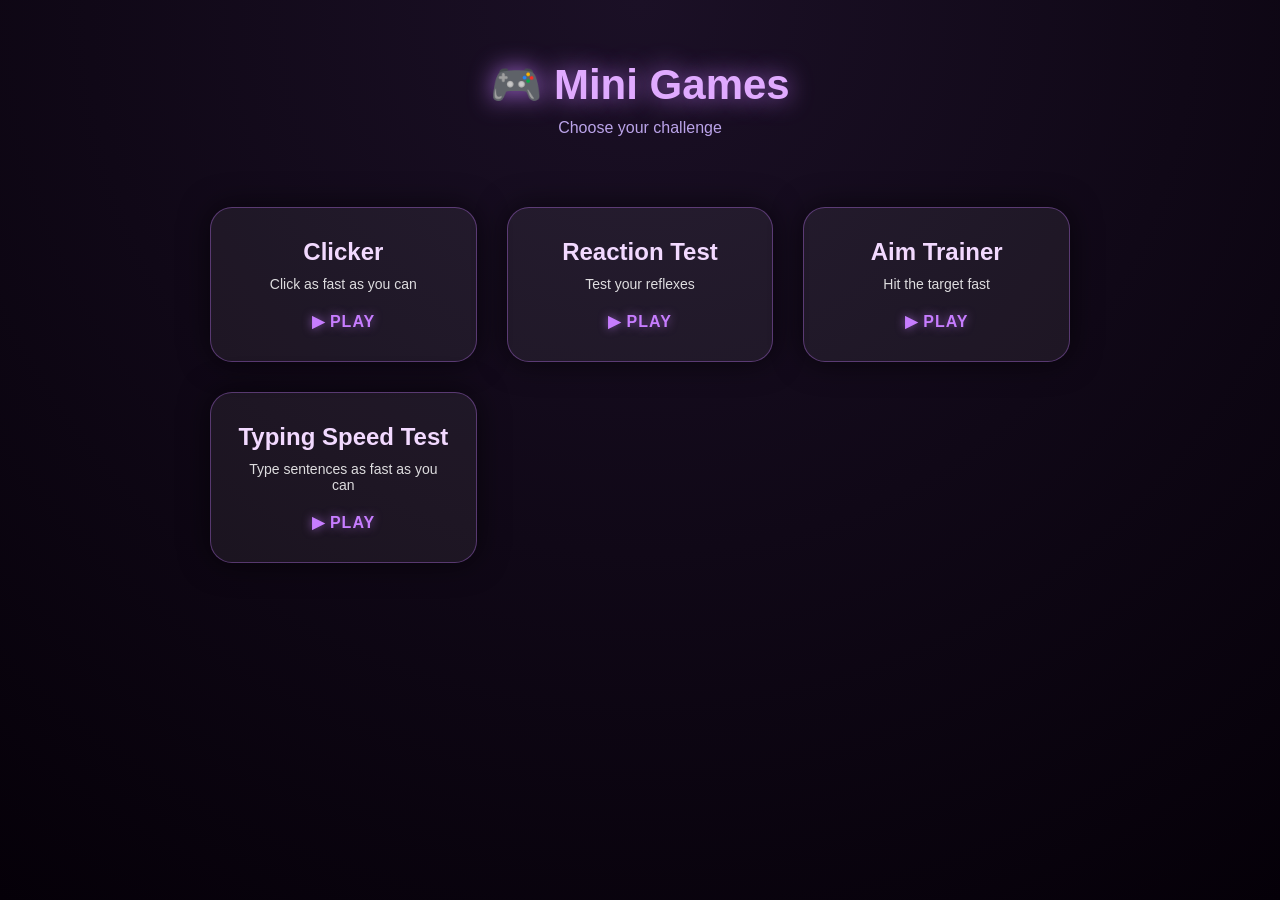
<file: index.html>
<!DOCTYPE html>
<html lang="en">
<head>
  <meta charset="UTF-8">
  <title>Mini Games</title>
  <link rel="stylesheet" href="style.css">
</head>
<body>

<header>
  <h1>🎮 Mini Games</h1>
  <p>Choose your challenge</p>
</header>

<main>
  <div class="grid">

    <div class="card" onclick="openGame('games/clicker/clicker.html')">
      <h2>Clicker</h2>
      <p>Click as fast as you can</p>
      <span class="play">▶ PLAY</span>
    </div>

    <div class="card" onclick="openGame('games/reaction/reaction.html')">
      <h2>Reaction Test</h2>
      <p>Test your reflexes</p>
      <span class="play">▶ PLAY</span>
    </div>

    <div class="card" onclick="openGame('games/aim/aim.html')">
      <h2>Aim Trainer</h2>
      <p>Hit the target fast</p>
      <span class="play">▶ PLAY</span>
    </div>

    <div class="card" onclick="openGame('games/WordWrite/WordWrite.html')">
      <h2>Typing Speed Test</h2>
      <p>Type sentences as fast as you can</p>
      <span class="play">▶ PLAY</span>
    </div>

  </div>
</main>

<script>
  function openGame(path) {
    window.location.href = path;
  }
</script>

</body>
</html>
</file>
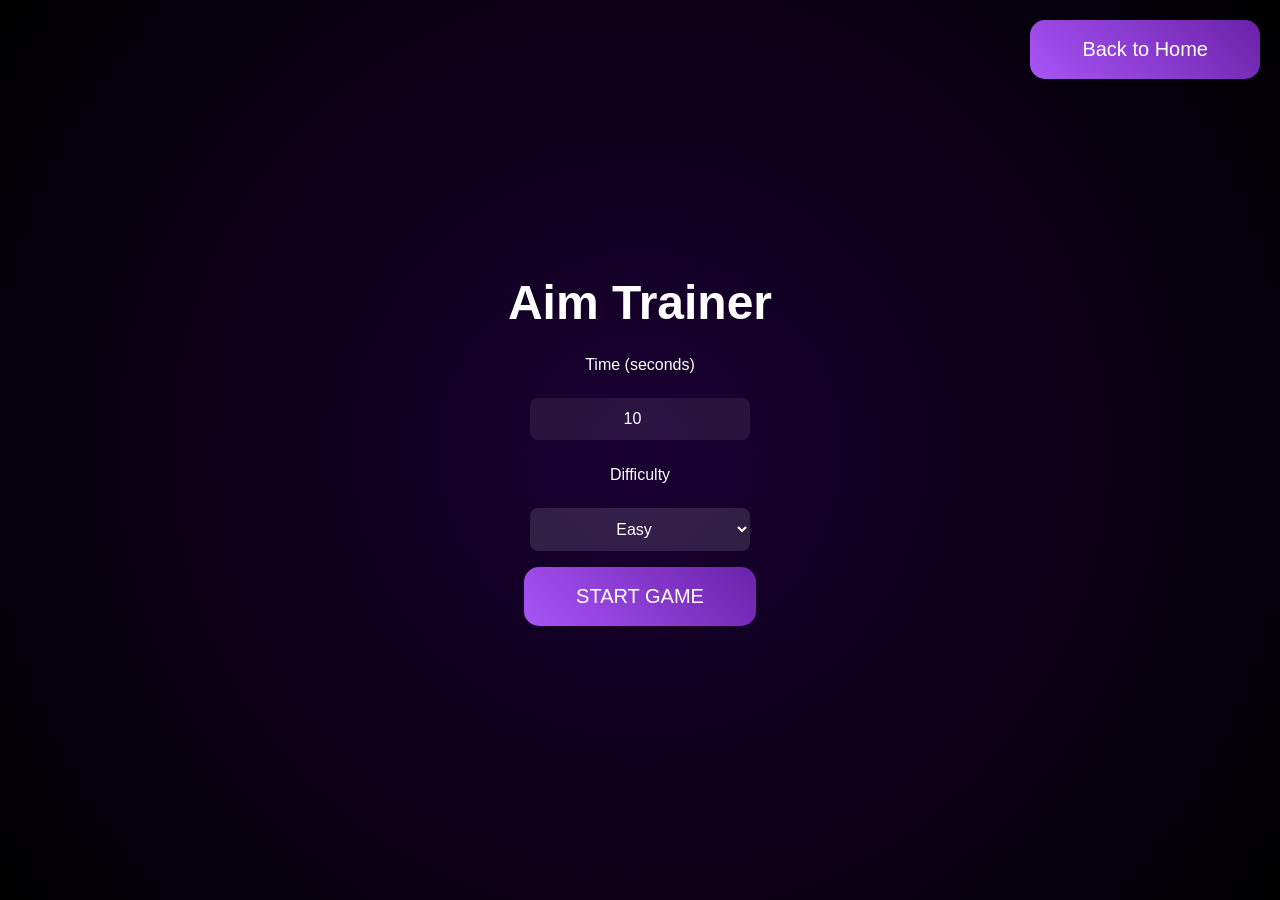
<file: games/aim/aim.html>
<!DOCTYPE html>
<html lang="en">
<head>
<meta charset="UTF-8">
<meta name="viewport" content="width=device-width, initial-scale=1.0">
<title>Aim Trainer</title>
<link rel="stylesheet" href="./aim.css" type="text/css">
</head>
<body>

<div id="topBar">
  <button onclick="backToHome()">Back to Home</button>
</div>

<div id="stats" style="display:none;">
  <div>Score: <span id="score">0</span></div>
  <div>Missed: <span id="missed">0</span></div>
  <div>Accuracy: <span id="accuracy">0%</span></div>
  <div>Time: <span id="time">0</span></div>
</div>

<div id="gameOverModal" class="modal" style="display:none;">
  <div class="modal-content">
    <h2>Game Over</h2>
    <div class="modal-stats">
      <div>Score: <span id="gameOverScore">0</span></div>
      <div>Missed: <span id="gameOverMissed">0</span></div>
      <div>Accuracy: <span id="gameOverAccuracy">0%</span></div>
    </div>
    <button id="okBtn" onclick="closeGameOver()">OK</button>
  </div>
</div>

<div id="container">
  <h1 id="title">Aim Trainer</h1>
  <label id="label">Time (seconds)</label>
  <input type="number" id="timeInput" value="10" min="5" max="120" />
  <label id="label2">Difficulty</label>
  <select id="difficulty">
    <option value="easy">Easy</option>
    <option value="medium">Medium</option>
    <option value="extreme">Extreme</option>
  </select>
  <button id="mainBtn" onclick="startGame()">START GAME</button>
</div>

<div id="arena" style="display:none;">
  <div id="target"></div>
</div>

<script src="aim.js"></script>
</body>
</html>
</file>
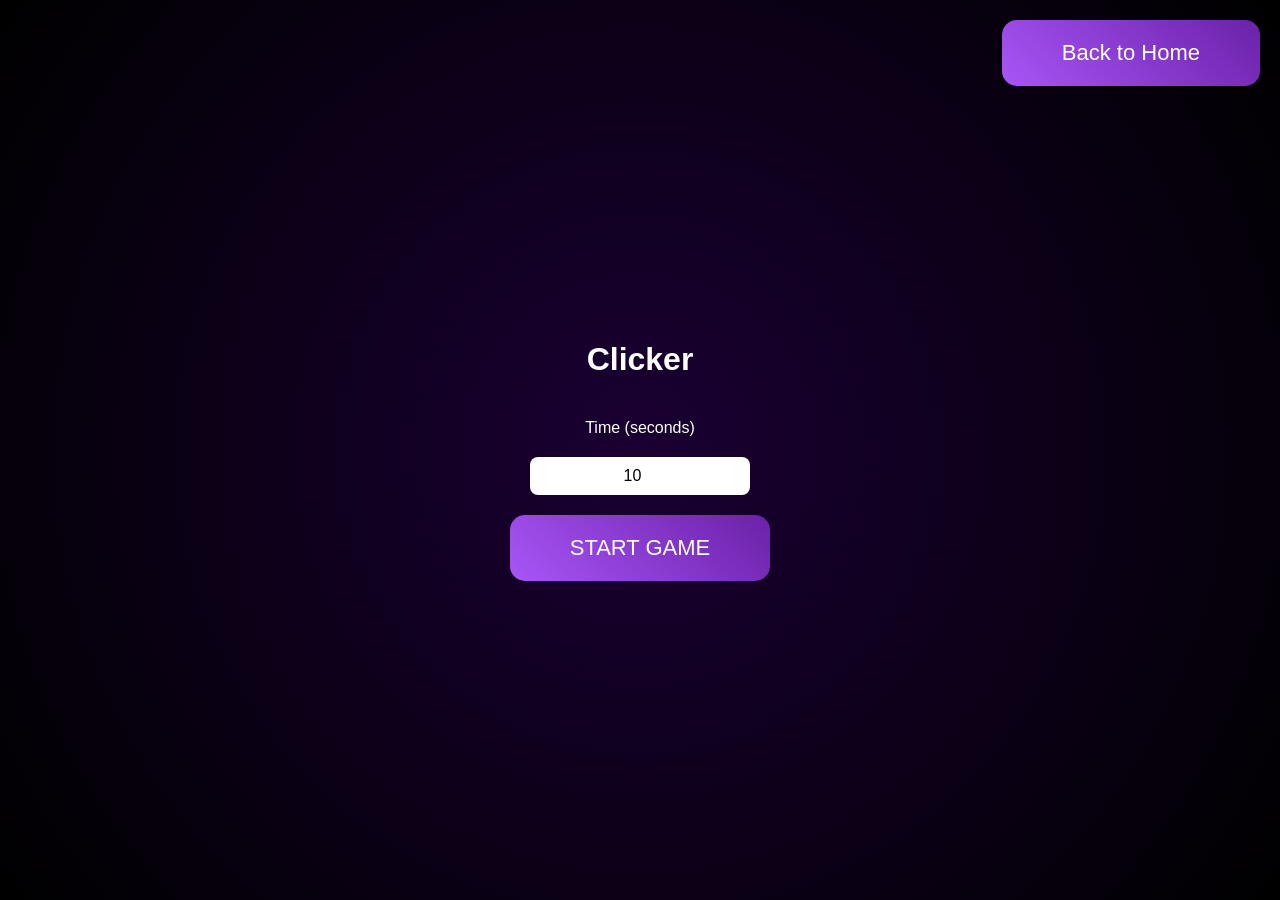
<file: games/clicker/clicker.html>
<!DOCTYPE html>
<html lang="en">
<head>
<meta charset="UTF-8">
<meta name="viewport" content="width=device-width, initial-scale=1.0">
<title>Clicker Game</title>
<style>
body {
  margin: 0;
  font-family: Arial, sans-serif;
  background: radial-gradient(circle at center, #1a0033, #000);
  color: white;
}

#container {
  height: 100vh;
  display: flex;
  flex-direction: column;
  justify-content: center;
  align-items: center;
  gap: 20px;
}

input {
  padding: 10px;
  font-size: 16px;
  border-radius: 8px;
  border: none;
  width: 200px;
  text-align: center;
}

button {
  padding: 20px 60px;
  font-size: 22px;
  border: none;
  border-radius: 15px;
  cursor: pointer;
  background: linear-gradient(45deg, #a855f7, #6b21a8);
  color: white;
  transition: 0.2s;
}

button:hover {
  transform: scale(1.05);
  box-shadow: 0 0 20px rgba(168,85,247,0.7);
}

#topBar {
  position: absolute;
  top: 20px;
  right: 20px;
}

#stats {
  position: absolute;
  top: 20px;
  left: 20px;
}

.modal {
  position: fixed;
  inset: 0;
  display: flex;
  justify-content: center;
  align-items: center;
  background: rgba(0, 0, 0, 0.75);
  z-index: 1000;
}

.modal-content {
  background: linear-gradient(180deg, rgba(30,5,65,0.98), rgba(15,0,30,0.98));
  border: 2px solid rgba(157,78,221,0.85);
  border-radius: 24px;
  padding: 28px 32px;
  width: min(90%, 420px);
  text-align: center;
  box-shadow: 0 0 40px rgba(157,78,221,0.35);
}

.modal-content h2 {
  margin-bottom: 18px;
  font-size: 2rem;
  color: #e9d5ff;
}

.modal-stats {
  display: grid;
  gap: 12px;
  margin-bottom: 24px;
  font-size: 18px;
  color: #f3e8ff;
}

.modal-content button {
  width: 120px;
  padding: 12px 0;
  font-size: 18px;
  border-radius: 14px;
  background: linear-gradient(45deg, #a855f7, #6b21a8);
  color: white;
  border: none;
  cursor: pointer;
  box-shadow: 0 0 20px rgba(168,85,247,0.55);
}
</style>
</head>
<body>

<div id="topBar">
  <button onclick="backToHome()">Back to Home</button>
</div>

<div id="stats" style="display:none;">
  <div>Score: <span id="score">0</span></div>
  <div>Time: <span id="time">0</span></div>
</div>

<div id="gameOverModal" class="modal" style="display:none;">
  <div class="modal-content">
    <h2>Game Over</h2>
    <div class="modal-stats">
      <div>Score: <span id="gameOverScore">0</span></div>
      <div>Time elapsed: <span id="gameOverTime">0</span></div>
    </div>
    <button id="okBtn" onclick="closeGameOver()">OK</button>
  </div>
</div>

<div id="container">
  <h1 id="title">Clicker</h1>
  <label id="label">Time (seconds)</label>
  <input type="number" id="timeInput" value="10" />
  <button id="mainBtn" onclick="startGame()">START GAME</button>
</div>

<script>
let score = 0;
let timeLeft = 0;
let timer;
let gameRunning = false;
const gameOverModal = document.getElementById('gameOverModal');
const gameOverScore = document.getElementById('gameOverScore');
const gameOverTime = document.getElementById('gameOverTime');

function startGame() {
  score = 0;
  timeLeft = parseInt(document.getElementById('timeInput').value);
  gameRunning = true;

  // Change UI
  document.getElementById('title').style.display = 'none';
  document.getElementById('label').style.display = 'none';
  document.getElementById('timeInput').style.display = 'none';

  document.getElementById('stats').style.display = 'block';

  // Turn START button into CLICK button
  const btn = document.getElementById('mainBtn');
  btn.textContent = 'CLICK';
  btn.onclick = increaseScore;

  updateUI();

  timer = setInterval(() => {
    timeLeft--;
    updateUI();

    if (timeLeft <= 0) {
      clearInterval(timer);
      showGameOver();
    }
  }, 1000);
}

function showGameOver() {
  gameRunning = false;
  gameOverScore.textContent = score;
  gameOverTime.textContent = parseInt(document.getElementById('timeInput').value, 10) || 0;
  gameOverModal.style.display = 'flex';
}

function closeGameOver() {
  gameOverModal.style.display = 'none';
  backToMenu();
}

function increaseScore() {
  if (gameRunning && timeLeft > 0) {
    score++;
    updateUI();
  }
}

function updateUI() {
  document.getElementById('score').textContent = score;
  document.getElementById('time').textContent = timeLeft;
}

function backToHome() {
  clearInterval(timer);
  gameRunning = false;
  window.location.href = '../../index.html';
}

function backToMenu() {
  clearInterval(timer);
  gameRunning = false;

  // Reset UI
  document.getElementById('title').style.display = 'block';
  document.getElementById('label').style.display = 'block';
  document.getElementById('timeInput').style.display = 'block';

  document.getElementById('stats').style.display = 'none';

  const btn = document.getElementById('mainBtn');
  btn.textContent = 'START GAME';
  btn.onclick = startGame;

  document.getElementById('score').textContent = 0;
  document.getElementById('time').textContent = 0;
}
</script>

</body>
</html>
</file>
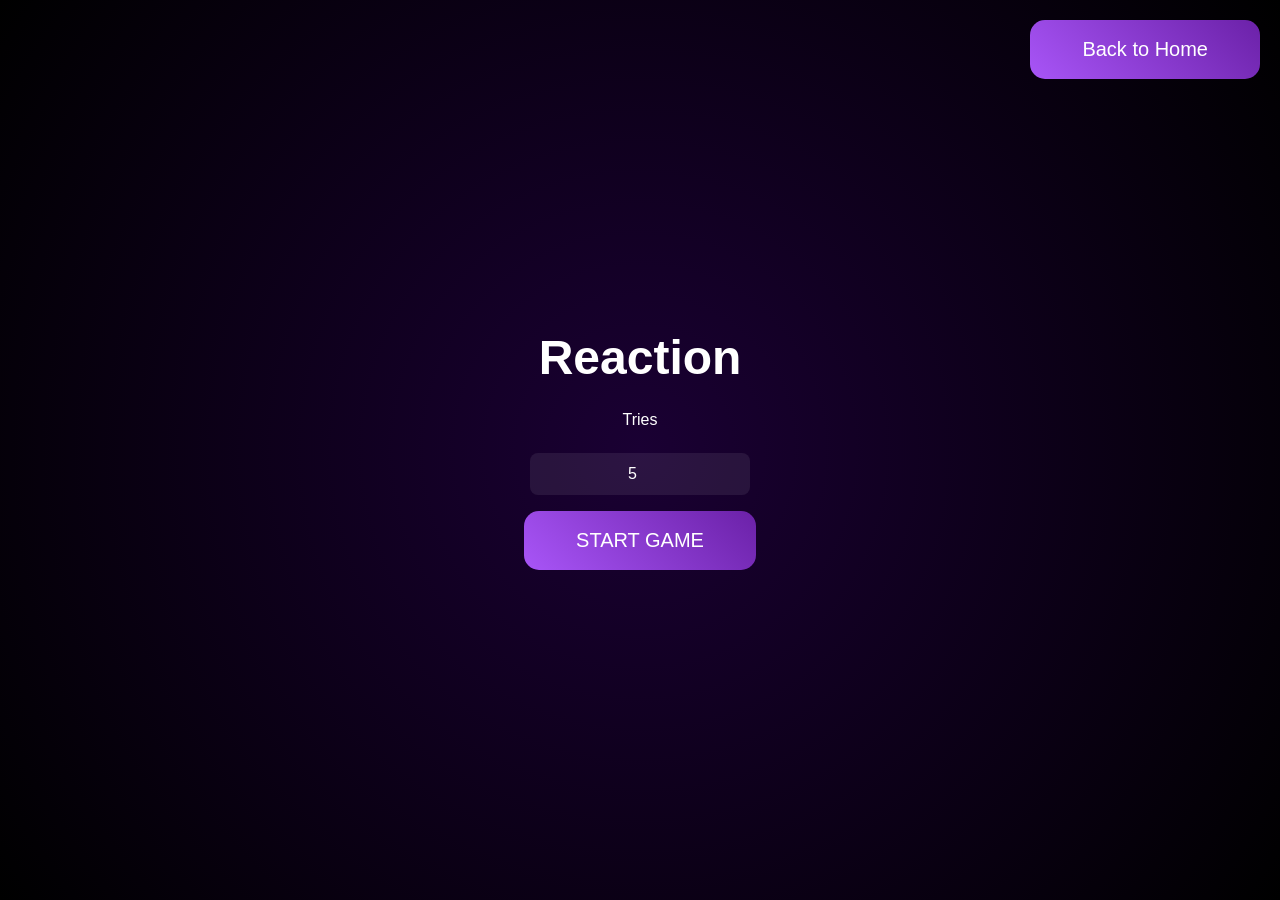
<file: games/reaction/reaction.html>
<!DOCTYPE html>
<html lang="en">
<head>
<meta charset="UTF-8">
<meta name="viewport" content="width=device-width, initial-scale=1.0">
<title>Reaction</title>
<link rel="stylesheet" href="./reaction.css" type="text/css">
</head>
<body>

<div id="topBar">
  <button onclick="backToHome()">Back to Home</button>
</div>

<div id="stats" style="display:none;">
  <div>Score: <span id="score">0</span></div>
  <div>Tries left: <span id="triesLeft">0</span></div>
  <div>Reaction: <span id="reaction">0</span> ms</div>
  <div class="best-row">Best: <span id="bestReaction">--</span> ms</div>
</div>

<div id="gameOverModal" class="modal" style="display:none;">
  <div class="modal-content">
    <h2>Game Over</h2>
    <div class="modal-stats">
      <div>Score: <span id="gameOverScore">0</span></div>
      <div>Best Reaction: <span id="gameOverBest">--</span> ms</div>
      <div>Tries: <span id="gameOverTries">0</span></div>
    </div>
    <button id="okBtn" onclick="closeGameOver()">OK</button>
  </div>
</div>

<div id="container">
  <h1 id="title">Reaction</h1>
  <label id="label">Tries</label>
  <input type="number" id="triesInput" value="5" min="1" />
  <button id="mainBtn" onclick="startGame()">START GAME</button>
</div>

<div id="gameArea" style="display:none; width:100%; max-width:520px;">
  <div id="gameBox">Wait for green</div>
</div>

<script src="reaction.js"></script>
</body>
</html>
</file>
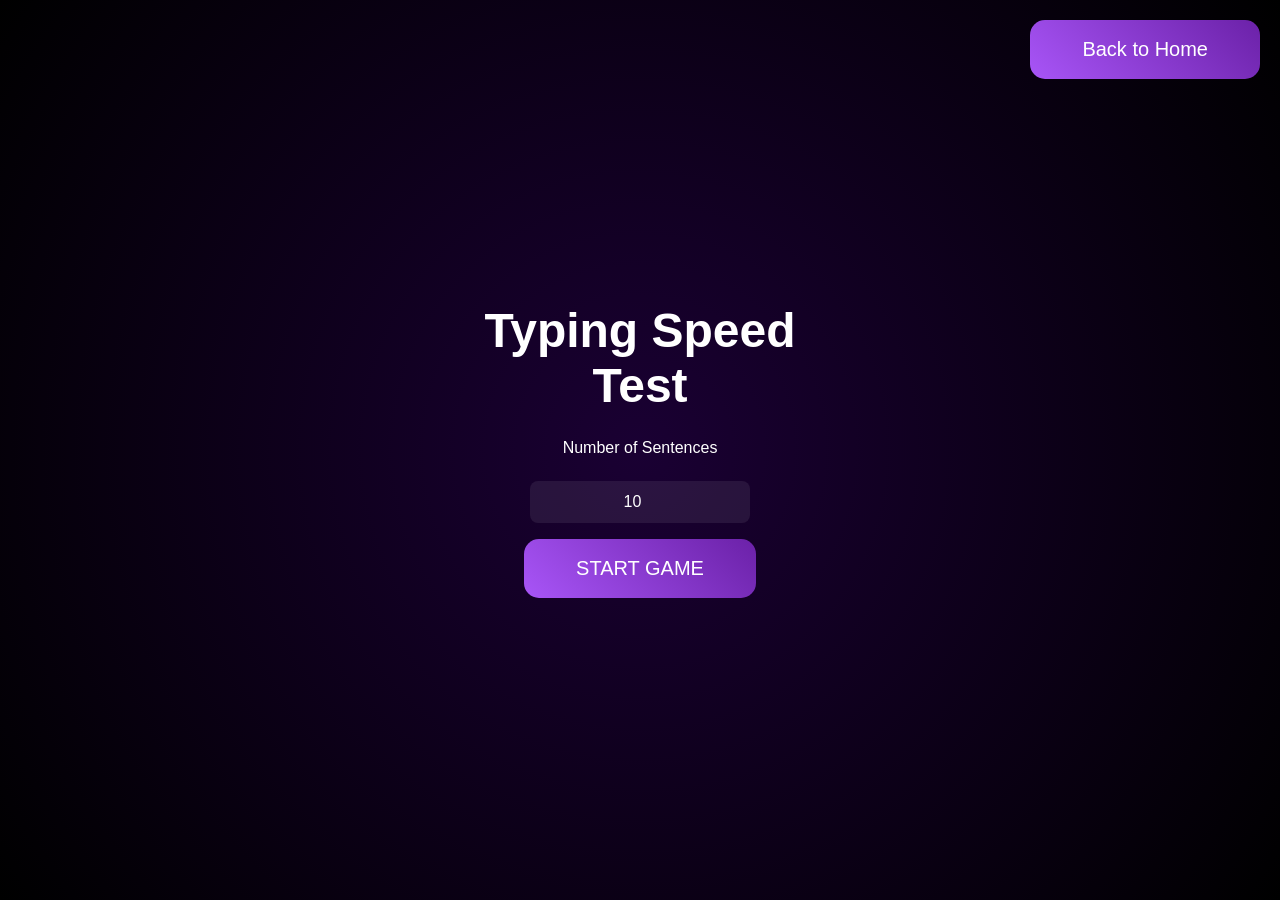
<file: games/WordWrite/WordWrite.html>
<!DOCTYPE html>
<html lang="en">
<head>
<meta charset="UTF-8">
<meta name="viewport" content="width=device-width, initial-scale=1.0">
<title>Typing Speed Test</title>
<link rel="stylesheet" href="./WordWrite.css" type="text/css">
</head>
<body>

<div id="topBar">
  <button onclick="backToHome()">Back to Home</button>
</div>

<div id="stats" style="display:none;">
  <div>Words Typed: <span id="score">0</span></div>
  <div>Mistakes: <span id="mistakes">0</span></div>
  <div>Accuracy: <span id="accuracy">0%</span></div>
  <div>WPS: <span id="wps">0</span></div>
</div>

<div id="gameOverModal" class="modal" style="display:none;">
  <div class="modal-content">
    <h2>Game Over</h2>
    <div class="modal-stats">
      <div>Words Typed: <span id="gameOverScore">0</span></div>
      <div>Mistakes: <span id="gameOverMistakes">0</span></div>
      <div>Accuracy: <span id="gameOverAccuracy">0%</span></div>
      <div>WPS: <span id="gameOverWps">0</span></div>
    </div>
    <div id="mistakesSection" style="display:none;">
      <h3>Mistakes Made:</h3>
      <div id="mistakesList"></div>
    </div>
    <button id="okBtn" onclick="closeGameOver()">OK</button>
  </div>
</div>

<div id="container">
  <h1 id="title">Typing Speed Test</h1>
  <label id="label">Number of Sentences</label>
  <input type="number" id="wordsInput" value="10" min="5" max="100" />
  <button id="mainBtn" onclick="startGame()">START GAME</button>
</div>

<div id="gameArea" style="display:none;">
  <div id="wordDisplay"></div>
  <input type="text" id="wordInput" placeholder="Start typing..." autofocus />
</div>

<script src="WordWrite.js"></script>
</body>
</html>
</file>
<file: style.css>
* {
  box-sizing: border-box;
  margin: 0;
  padding: 0;
}

body {
  min-height: 100vh;
  background: radial-gradient(circle at top, #1b1026, #050008);
  font-family: "Segoe UI", Arial, sans-serif;
  color: white;
}

/* HEADER */
header {
  text-align: center;
  padding: 60px 20px 30px;
}

header h1 {
  font-size: 42px;
  color: #e0aaff;
  text-shadow: 0 0 25px rgba(199,125,255,0.8);
}

header p {
  margin-top: 10px;
  color: #cdb4ff;
  opacity: 0.9;
}

/* GRID */
.grid {
  max-width: 900px;
  margin: 40px auto 80px;
  padding: 0 20px;
  display: grid;
  grid-template-columns: repeat(auto-fit, minmax(260px, 1fr));
  gap: 30px;
}

/* CARD */
.card {
  background: rgba(255,255,255,0.06);
  border: 1px solid rgba(199,125,255,0.35);
  border-radius: 22px;
  padding: 30px 25px;
  text-align: center;
  cursor: pointer;
  transition: all 0.25s ease;
  box-shadow: 0 0 30px rgba(0,0,0,0.6);
}

.card:hover {
  transform: translateY(-6px) scale(1.02);
  box-shadow: 0 0 45px rgba(199,125,255,0.6);
}

/* CARD TEXT */
.card h2 {
  font-size: 24px;
  margin-bottom: 10px;
  color: #f2d9ff;
}

.card p {
  font-size: 14px;
  opacity: 0.85;
  margin-bottom: 20px;
}

/* PLAY BUTTON */
.play {
  display: inline-block;
  font-weight: bold;
  letter-spacing: 1px;
  color: #c77dff;
  text-shadow: 0 0 10px rgba(199,125,255,0.6);
}
</file>
<file: games/aim/aim.css>
* {
  box-sizing: border-box;
  margin: 0;
  padding: 0;
}

body {
  min-height: 100vh;
  margin: 0;
  font-family: Arial, sans-serif;
  background: radial-gradient(circle at center, #1a0033, #000);
  color: white;
  display: flex;
  justify-content: center;
  align-items: center;
}

#topBar {
  position: absolute;
  top: 20px;
  right: 20px;
}

#stats {
  position: absolute;
  top: 20px;
  left: 20px;
  display: flex;
  flex-direction: column;
  gap: 10px;
  font-size: 18px;
}

#container {
  display: flex;
  flex-direction: column;
  justify-content: center;
  align-items: center;
  gap: 16px;
  padding: 20px;
  text-align: center;
  width: 100%;
  max-width: 400px;
}

#container h1 {
  font-size: clamp(2rem, 4vw, 3rem);
}

label {
  display: block;
  width: 220px;
  text-align: center;
  margin-top: 10px;
  font-size: 16px;
}

input,
select {
  width: 220px;
  padding: 12px;
  margin-top: 8px;
  border-radius: 8px;
  border: none;
  background: rgba(255,255,255,0.08);
  color: white;
  font-size: 16px;
  text-align: center;
}

select {
  background: rgba(255,255,255,0.12);
  color: white;
}

option {
  background: #1a0033;
  color: white;
}

button {
  padding: 18px 52px;
  font-size: 20px;
  border: none;
  border-radius: 15px;
  cursor: pointer;
  background: linear-gradient(45deg, #a855f7, #6b21a8);
  color: white;
  transition: transform 0.2s, box-shadow 0.2s;
}

button:hover {
  transform: scale(1.05);
  box-shadow: 0 0 20px rgba(168,85,247,0.7);
}

#arena {
  width: 520px;
  height: 420px;
  margin: 0 auto;
  background: rgba(255,255,255,0.05);
  position: relative;
  border-radius: 20px;
  box-shadow: 0 0 40px rgba(0,0,0,0.25);
}

.modal {
  position: fixed;
  inset: 0;
  display: flex;
  justify-content: center;
  align-items: center;
  background: rgba(0, 0, 0, 0.75);
  z-index: 1000;
}

.modal-content {
  background: linear-gradient(180deg, rgba(30,5,65,0.98), rgba(15,0,30,0.98));
  border: 2px solid rgba(157,78,221,0.85);
  border-radius: 28px;
  padding: 30px 36px;
  width: min(90%, 420px);
  text-align: center;
  box-shadow: 0 0 45px rgba(157,78,221,0.35);
}

.modal-content h2 {
  margin-bottom: 20px;
  font-size: 2rem;
  color: #e9d5ff;
}

.modal-stats {
  display: grid;
  gap: 12px;
  margin-bottom: 26px;
  font-size: 18px;
  color: #f3e8ff;
}

.modal-content button {
  width: 140px;
  padding: 14px 0;
  font-size: 18px;
  border-radius: 14px;
  box-shadow: 0 0 20px rgba(168,85,247,0.55);
}

#target {
  position: absolute;
  background: #9d4edd;
  border-radius: 50%;
  cursor: pointer;
  box-shadow: 0 0 25px rgba(157,78,221,0.7);
  transition: transform 0.1s ease;
}

#target:hover {
  transform: scale(1.05);
}
</file>
<file: games/reaction/reaction.css>
* {
  box-sizing: border-box;
  margin: 0;
  padding: 0;
}

body {
  min-height: 100vh;
  margin: 0;
  font-family: Arial, sans-serif;
  background: radial-gradient(circle at center, #1a0033, #000);
  color: white;
  display: flex;
  justify-content: center;
  align-items: center;
}

#topBar {
  position: absolute;
  top: 20px;
  right: 20px;
}

#stats {
  position: absolute;
  top: 20px;
  left: 20px;
  display: flex;
  flex-direction: column;
  gap: 10px;
  font-size: 18px;
}

.best-row {
  color: #4ade80;
  font-weight: bold;
}

#container {
  display: flex;
  flex-direction: column;
  justify-content: center;
  align-items: center;
  gap: 16px;
  padding: 20px;
  text-align: center;
  width: 100%;
  max-width: 400px;
}

#container h1 {
  font-size: clamp(2rem, 4vw, 3rem);
}

label {
  display: block;
  width: 220px;
  text-align: center;
  margin-top: 10px;
  font-size: 16px;
}

input {
  width: 220px;
  padding: 12px;
  margin-top: 8px;
  border-radius: 8px;
  border: none;
  background: rgba(255,255,255,0.08);
  color: white;
  font-size: 16px;
  text-align: center;
}

button {
  padding: 18px 52px;
  font-size: 20px;
  border: none;
  border-radius: 15px;
  cursor: pointer;
  background: linear-gradient(45deg, #a855f7, #6b21a8);
  color: white;
  transition: transform 0.2s, box-shadow 0.2s;
}

button:hover {
  transform: scale(1.05);
  box-shadow: 0 0 20px rgba(168,85,247,0.7);
}

#gameArea {
  width: 100%;
  max-width: 520px;
  display: flex;
  justify-content: center;
  align-items: center;
  margin-top: 20px;
}

#gameBox {
  width: 520px;
  height: 420px;
  border-radius: 24px;
  display: flex;
  justify-content: center;
  align-items: center;
  color: white;
  font-size: 30px;
  text-align: center;
  cursor: pointer;
  box-shadow: 0 0 40px rgba(0,0,0,0.25);
  background: #8b5cf6;
  transition: background 0.2s ease, transform 0.2s ease;
}

#gameBox.red {
  background: #b91c1c;
}

#gameBox.green {
  background: #16a34a;
}

#gameBox.danger {
  background: #f97316;
}

#reaction {
  color: #c77dff;
}

.modal {
  position: fixed;
  inset: 0;
  display: flex;
  justify-content: center;
  align-items: center;
  background: rgba(0, 0, 0, 0.75);
  z-index: 1000;
}

.modal-content {
  background: linear-gradient(180deg, rgba(30,5,65,0.98), rgba(15,0,30,0.98));
  border: 2px solid rgba(157,78,221,0.85);
  border-radius: 24px;
  padding: 28px 32px;
  width: min(90%, 420px);
  text-align: center;
  box-shadow: 0 0 40px rgba(157,78,221,0.35);
}

.modal-content h2 {
  margin-bottom: 18px;
  font-size: 2rem;
  color: #e9d5ff;
}

.modal-stats {
  display: grid;
  gap: 12px;
  margin-bottom: 24px;
  font-size: 18px;
  color: #f3e8ff;
}

.modal-content button {
  width: 120px;
  padding: 12px 0;
  font-size: 18px;
  border-radius: 14px;
  background: linear-gradient(45deg, #a855f7, #6b21a8);
  color: white;
  border: none;
  cursor: pointer;
  box-shadow: 0 0 20px rgba(168,85,247,0.55);
}
</file>
<file: games/WordWrite/WordWrite.css>
* {
  box-sizing: border-box;
  margin: 0;
  padding: 0;
}

body {
  min-height: 100vh;
  margin: 0;
  font-family: Arial, sans-serif;
  background: radial-gradient(circle at center, #1a0033, #000);
  color: white;
  display: flex;
  justify-content: center;
  align-items: center;
}

#topBar {
  position: absolute;
  top: 20px;
  right: 20px;
}

#stats {
  position: absolute;
  top: 20px;
  left: 20px;
  display: flex;
  flex-direction: column;
  gap: 10px;
  font-size: 18px;
}

#container {
  display: flex;
  flex-direction: column;
  justify-content: center;
  align-items: center;
  gap: 16px;
  padding: 20px;
  text-align: center;
  width: 100%;
  max-width: 400px;
}

#container h1 {
  font-size: clamp(2rem, 4vw, 3rem);
}

label {
  display: block;
  width: 220px;
  text-align: center;
  margin-top: 10px;
  font-size: 16px;
}

input,
select {
  width: 220px;
  padding: 12px;
  margin-top: 8px;
  border-radius: 8px;
  border: none;
  background: rgba(255,255,255,0.08);
  color: white;
  font-size: 16px;
  text-align: center;
}

select {
  background: rgba(255,255,255,0.12);
  color: white;
}

option {
  background: #1a0033;
  color: white;
}

button {
  padding: 18px 52px;
  font-size: 20px;
  border: none;
  border-radius: 15px;
  cursor: pointer;
  background: linear-gradient(45deg, #a855f7, #6b21a8);
  color: white;
  transition: transform 0.2s, box-shadow 0.2s;
}

button:hover {
  transform: scale(1.05);
  box-shadow: 0 0 20px rgba(168,85,247,0.7);
}

#gameArea {
  display: flex;
  flex-direction: column;
  justify-content: center;
  align-items: center;
  gap: 30px;
  width: 100%;
  max-width: 800px;
  padding: 20px;
}

#wordDisplay {
  font-size: 36px;
  font-weight: bold;
  color: #c77dff;
  padding: 30px;
  border: 2px solid rgba(199,125,255,0.3);
  border-radius: 12px;
  min-width: 300px;
  text-align: center;
  word-wrap: break-word;
  line-height: 1.4;
  margin-bottom: 20px;
}

.correct {
  color: #4ade80;
}

.incorrect {
  color: #ef4444;
  text-decoration: underline;
}

.current {
  color: #ffd93d;
  text-decoration: underline;
  animation: blink 1s infinite;
}

.remaining {
  color: #c77dff;
}

@keyframes blink {
  0%, 50% { opacity: 1; }
  51%, 100% { opacity: 0.5; }
}

#wordInput {
  width: 100%;
  max-width: 600px;
  padding: 16px;
  font-size: 18px;
  border-radius: 8px;
  border: 2px solid rgba(199,125,255,0.3);
  background: rgba(255,255,255,0.08);
  color: white;
  text-align: center;
}

#wordInput:focus {
  outline: none;
  border-color: #a855f7;
  box-shadow: 0 0 15px rgba(168,85,247,0.5);
}

/* MODAL */
.modal {
  display: none;
  position: fixed;
  top: 0;
  left: 0;
  width: 100%;
  height: 100%;
  background: rgba(0,0,0,0.7);
  justify-content: center;
  align-items: center;
  z-index: 100;
}

.modal.show {
  display: flex;
}

.modal-content {
  background: linear-gradient(135deg, rgba(26,0,51,0.95), rgba(5,0,8,0.95));
  padding: 40px;
  border-radius: 20px;
  text-align: center;
  border: 2px solid rgba(199,125,255,0.3);
  max-width: 400px;
  animation: slideIn 0.3s ease;
}

@keyframes slideIn {
  from {
    transform: translateY(-50px);
    opacity: 0;
  }
  to {
    transform: translateY(0);
    opacity: 1;
  }
}

.modal-content h2 {
  margin-bottom: 30px;
  color: #c77dff;
  font-size: 28px;
}

.modal-stats {
  display: flex;
  flex-direction: column;
  gap: 15px;
  margin-bottom: 30px;
  font-size: 18px;
}

.modal-stats span {
  color: #a855f7;
  font-weight: bold;
}

#okBtn {
  width: 100%;
  padding: 14px;
  font-size: 18px;
}

/* MISTAKES SECTION */
#mistakesSection {
  margin-top: 20px;
  text-align: left;
}

#mistakesSection h3 {
  color: #c77dff;
  margin-bottom: 15px;
  font-size: 20px;
}

.mistake-item {
  background: rgba(255,255,255,0.05);
  border: 1px solid rgba(199,125,255,0.2);
  border-radius: 8px;
  padding: 12px;
  margin-bottom: 10px;
}

.mistake-sentence {
  color: #c77dff;
  margin-bottom: 5px;
  font-size: 14px;
}

.mistake-target {
  color: #ff6b6b;
  margin-bottom: 5px;
}

.mistake-input {
  color: #ffd93d;
  margin-bottom: 5px;
}

.mistake-accuracy {
  color: #a855f7;
  font-size: 14px;
}
</file>
